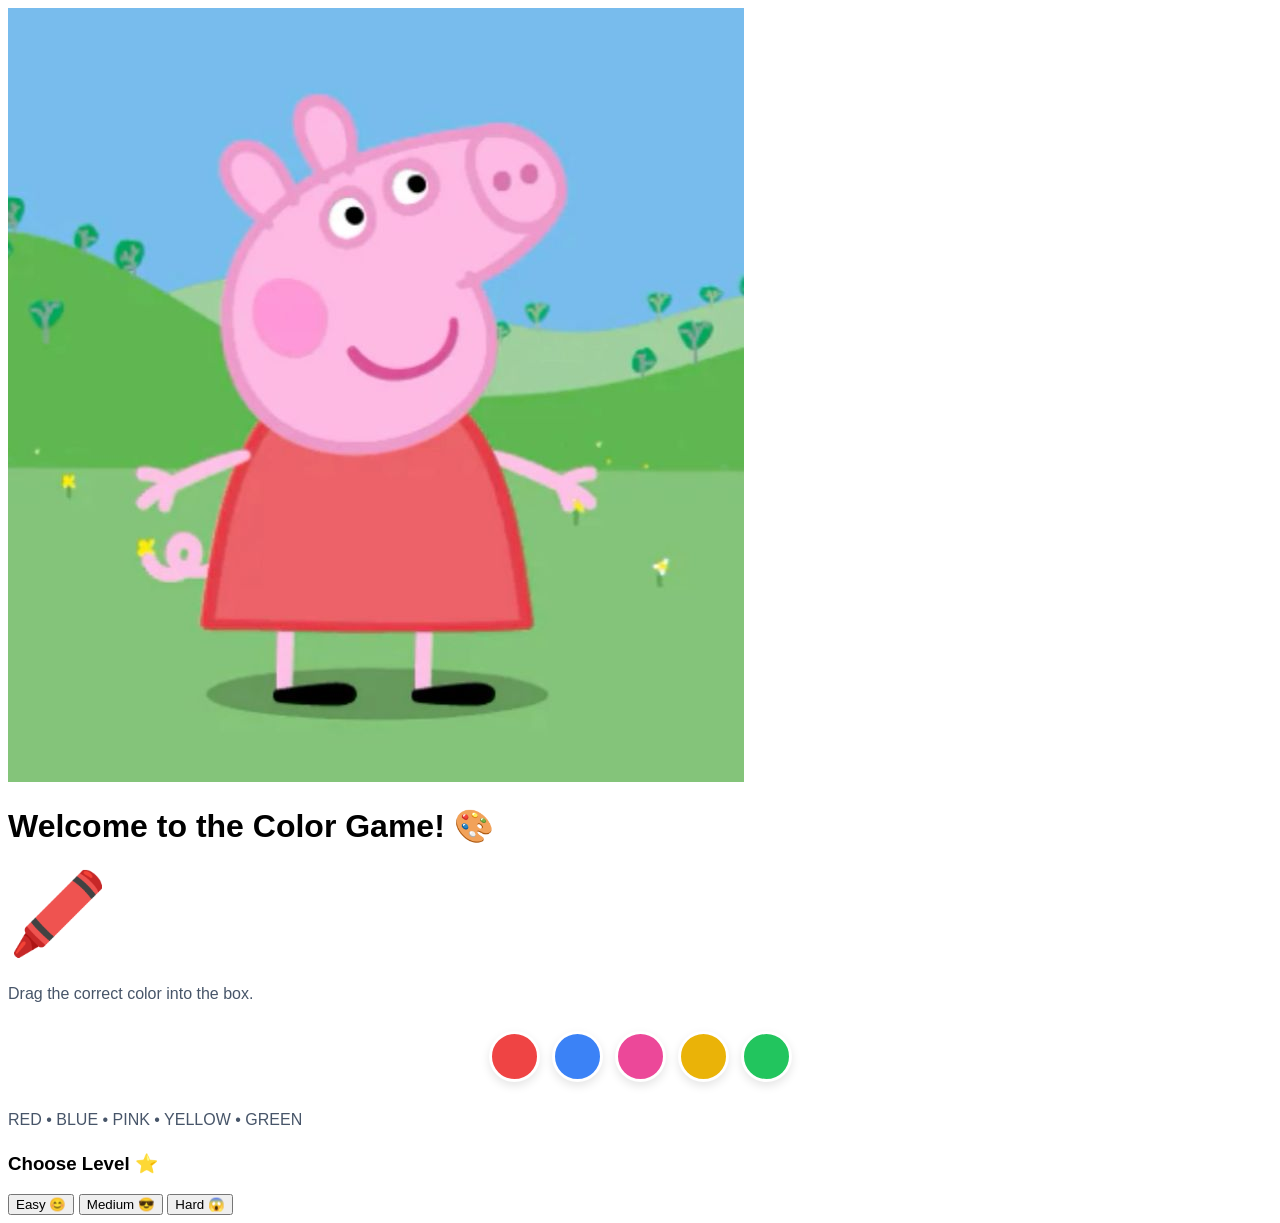
<file: actividad2.html>
<!DOCTYPE html>
<html lang="es">

<head>

    <meta charset="UTF-8">

    <meta name="viewport"
          content="width=device-width, initial-scale=1.0">

    <title>Color Game 🎨</title>

    <!-- FAVICON -->

    <link rel="icon"
          href="imagenes/favicon.png">

    <link rel="stylesheet"
          href="css_peppa/style2.css">

</head>

<body>

<div class="contenedor-juego borde-verde">

    <!-- =========================
    BIENVENIDA
    ========================= -->

    <div id="pantallaBienvenida"
         class="pantalla-bienvenida">

        <img src="imagenes/peppa.jpg"
             class="logo-login">

        <h1>Welcome to the Color Game! 🎨</h1>

        <div class="emoji-grande">
            🖍️
        </div>

        <p class="texto-explicacion">

            Drag the correct color into the box.

        </p>

        <div class="mini-colores">

            <div class="mini-color"
                 style="background:#ef4444;"></div>

            <div class="mini-color"
                 style="background:#3b82f6;"></div>

            <div class="mini-color"
                 style="background:#ec4899;"></div>

            <div class="mini-color"
                 style="background:#eab308;"></div>

            <div class="mini-color"
                 style="background:#22c55e;"></div>

        </div>

        <p class="texto-explicacion">

            RED • BLUE • PINK • YELLOW • GREEN

        </p>

        <h3 style="margin-top:20px;">

            Choose Level ⭐

        </h3>

        <button class="btn-ui btn-verde"
                onclick="iniciarJuego('easy')">

            Easy 😊

        </button>

        <button class="btn-ui btn-azul"
                onclick="iniciarJuego('medium')">

            Medium 😎

        </button>

        <button class="btn-ui btn-morado"
                onclick="iniciarJuego('hard')">

            Hard 😱

        </button>

    </div>

    <!-- =========================
    JUEGO
    ========================= -->

    <div id="pantallaJuego"
         class="pantalla-juego">

        <h1>Drag the Color 🎨</h1>

        <div class="barra-info">

            <div>

                ⏰ Time:
                <span id="temporizador">10</span>

            </div>

            <div>

                ⭐ Round:
                <span id="rondaTexto">1</span>/10

            </div>

        </div>

        <div class="barra-info">

            <div>

                🎯 Level:
                <span id="nivelTexto">Easy</span>

            </div>

        </div>

        <!-- OBJETIVO -->

        <div id="objetivo"
             class="objetivo-color">

            RED

        </div>

        <!-- COLORES -->

        <div class="contenedor-colores">

            <div class="color-arrastrable"
                 draggable="true"
                 data-color="RED"
                 style="background:#ef4444;">
            </div>

            <div class="color-arrastrable"
                 draggable="true"
                 data-color="BLUE"
                 style="background:#3b82f6;">
            </div>

            <div class="color-arrastrable"
                 draggable="true"
                 data-color="PINK"
                 style="background:#ec4899;">
            </div>

            <div class="color-arrastrable"
                 draggable="true"
                 data-color="YELLOW"
                 style="background:#eab308;">
            </div>

            <div class="color-arrastrable"
                 draggable="true"
                 data-color="GREEN"
                 style="background:#22c55e;">
            </div>

        </div>

    </div>

    <!-- =========================
    FINAL
    ========================= -->

    <div id="pantallaFinal"
         class="pantalla-final">

        <h1 id="tituloFinal">

            Congratulations 🎉

        </h1>

        <div class="emoji-grande">

            🏆

        </div>

        <p id="textoFinal"
           class="texto-explicacion">

            You completed the activity!

        </p>

        <h2 style="margin-top:20px;">

            ⭐ Final Score:
            <span id="puntajeFinal">0</span>

        </h2>

        <button id="botonFinal"
                class="btn-ui btn-azul">

            Continue ➜

        </button>

    </div>

</div>

<!-- =========================
AUDIOS
========================= -->

<audio id="audioCorrecto">
    <source src="sonidos/Muy_Bien.mp3"
            type="audio/mpeg">
</audio>

<audio id="audioError">
    <source src="sonidos/intentalo_nuevamente.mp3"
            type="audio/mpeg">
</audio>

<audio id="audioLogro">
    <source src="sonidos/felicitaciones.mp3"
            type="audio/mpeg">
</audio>

<script src="js_peppa/script2.js"></script>

</body>
</html>
</file>
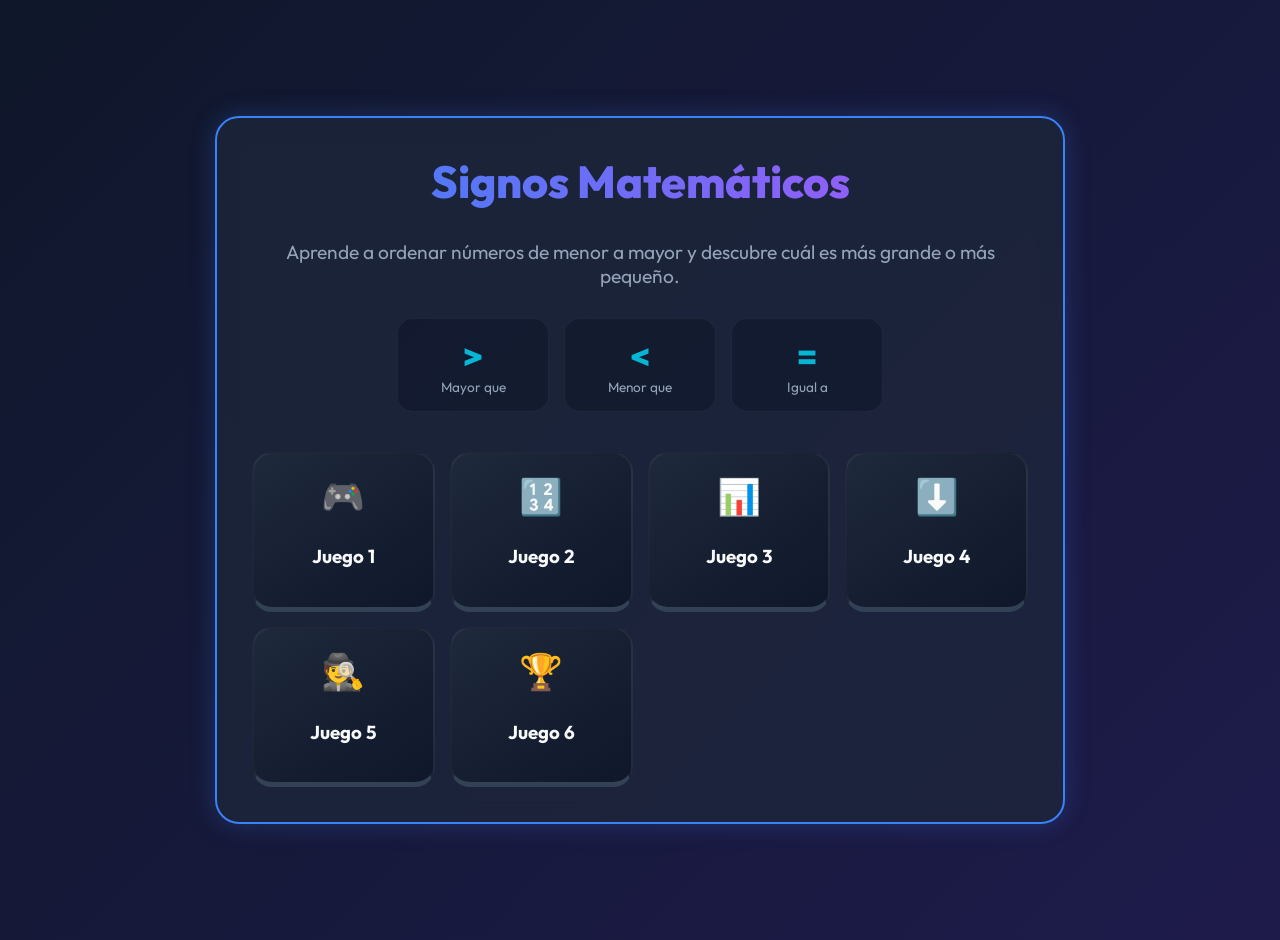
<file: 4to_basico/basico4.html>
<!DOCTYPE html>
<html lang="es">
<head>
    <meta charset="UTF-8">
    <meta name="viewport" content="width=device-width, initial-scale=1.0">

    <title>Signos Matemáticos</title>

    <link rel="stylesheet" href="css/style.css">
</head>
<body>

<div class="contenedor-principal borde-azul">

    <h1>Signos Matemáticos</h1>

    <p class="subtitulo">
                Aprende a ordenar números de menor a mayor y descubre cuál es más grande o más pequeño.
    </p>

    <div class="contenedor-signos">

        <div class="tarjeta-signo">
            <div class="signo">&gt;</div>
            <div class="texto-signo">Mayor que</div>
        </div>

        <div class="tarjeta-signo">
            <div class="signo">&lt;</div>
            <div class="texto-signo">Menor que</div>
        </div>

        <div class="tarjeta-signo">
            <div class="signo">=</div>
            <div class="texto-signo">Igual a</div>
        </div>

    </div>

<div class="niveles">

    <a href="juego1.html" class="nivel-card">
        <span>🎮</span>
        <h3>Juego 1</h3>
        
    </a>

    <a href="juego2.html" class="nivel-card">
        <span>🔢</span>
        <h3>Juego 2</h3>
        
    </a>

    <a href="juego3.html" class="nivel-card">
        <span>📊</span>
        <h3>Juego 3</h3>
        
    </a>

    <a href="juego4.html" class="nivel-card">
        <span>⬇️</span>
        <h3>Juego 4</h3>
        
    </a>

    <a href="juego5.html" class="nivel-card">
        <span>🕵️</span>
        <h3>Juego 5</h3>
        
    </a>

    <a href="juego6.html" class="nivel-card">
        <span>🏆</span>
        <h3>Juego 6</h3>
        
    </a>

</div> 

    <script src="js/script.js"></script>
</body>
</html>
</file>
<file: css_peppa/style2.css>
body {
            font-family: Arial, sans-serif;
        }

        .pantalla-bienvenida,
        .pantalla-juego,
        .pantalla-final {
            animation: aparecer 0.5s ease;
        }

        .pantalla-juego,
        .pantalla-final {
            display: none;
        }

        .emoji-grande {
            font-size: 5rem;
            margin: 20px 0;
        }

        .texto-explicacion {
            margin-top: 15px;
            color: #475569;
            line-height: 1.6;
        }

        .mini-colores {
            display: flex;
            justify-content: center;
            gap: 12px;
            margin: 25px 0;
        }

        .mini-color {
            width: 45px;
            height: 45px;
            border-radius: 50%;
            border: 3px solid white;
            box-shadow: 0 4px 10px rgba(0,0,0,0.1);
        }

        .barra-info {
            display: flex;
            justify-content: space-between;
            align-items: center;
            margin-top: 15px;
            font-size: 1.1rem;
            font-weight: bold;
        }

        .objetivo-color {

            width: 180px;
            height: 180px;

            margin: 25px auto;

            border-radius: 25px;

            border: 6px dashed #94a3b8;

            display: flex;

            justify-content: center;
            align-items: center;

            font-size: 1.6rem;
            font-weight: bold;

            background: white;
            color: #334155;

            transition: 0.3s;

        }

        .contenedor-colores {

            display: flex;
            justify-content: center;
            gap: 15px;
            flex-wrap: wrap;

            margin-top: 25px;

        }

        .color-arrastrable {

            width: 80px;
            height: 80px;

            border-radius: 50%;

            cursor: grab;

            border: 5px solid white;

            transition: 0.2s;

        }

        .color-arrastrable:hover {

            transform: scale(1.08);

        }

        .correcto {

            animation: correcto 0.5s;

        }

        @keyframes correcto {

            0% {
                transform: scale(1);
            }

            50% {
                transform: scale(1.15);
            }

            100% {
                transform: scale(1);
            }

        }

        .error {

            animation: error 0.5s;

            border-color: red;

        }

        @keyframes error {

            0% {
                transform: translateX(0);
            }

            25% {
                transform: translateX(-10px);
            }

            50% {
                transform: translateX(10px);
            }

            75% {
                transform: translateX(-10px);
            }

            100% {
                transform: translateX(0);
            }

        }

        .confetti {

            position: fixed;

            width: 12px;
            height: 12px;

            top: -10px;

            animation: caer 4s linear forwards;

            z-index: 999;

        }

        .estrella {

            position: fixed;

            color: gold;

            font-size: 25px;

            animation: estrellas 3s linear forwards;

            z-index: 1000;

        }

        @keyframes caer {

            to {

                transform:
                    translateY(110vh)
                    rotate(720deg);

                opacity: 0;

            }

        }

        @keyframes estrellas {

            from {

                transform:
                    translateY(0)
                    scale(0.5);

                opacity: 1;

            }

            to {

                transform:
                    translateY(-200px)
                    scale(1.5);

                opacity: 0;

            }

        }
</file>
<file: 4to_basico/css/style.css>
/* Importar fuente moderna y amigable */
@import url('https://fonts.googleapis.com/css2?family=Outfit:wght@400;600;800&display=swap');

:root {
    --bg-principal: #0f172a;
    --tarjeta-bg: rgba(30, 41, 59, 0.7);
    --texto-color: #f8fafc;
    --neon-morado: #a855f7;
    --neon-turquesa: #06b6d4;
    --neon-amarillo: #f59e0b;
    --neon-verde: #10b981;
    --neon-rojo: #ef4444;
    --borde-glow: #3b82f6;
}

body {
    margin: 0;
    padding: 20px;
    font-family: 'Outfit', sans-serif;
    background: linear-gradient(135deg, #0f172a 0%, #1e1b4b 100%);
    color: var(--texto-color);
    min-height: 100vh;
    display: flex;
    justify-content: center;
    align-items: center;
    overflow-x: hidden;
}

/* Contenedores Principales */
.contenedor-principal, .contenedor-juego {
    max-width: 850px;
    width: 100%;
    background: var(--tarjeta-bg);
    backdrop-filter: blur(12px);
    border: 2px solid var(--borde-glow);
    box-shadow: 0 0 25px rgba(59, 130, 246, 0.25);
    border-radius: 24px;
    padding: 35px;
    text-align: center;
    box-sizing: border-box;
    transition: all 0.3s ease;
}

h1 {
    font-size: 2.8rem;
    margin-top: 0;
    background: linear-gradient(to right, #3b82f6, #a855f7);
    -webkit-background-clip: text;
    -webkit-text-fill-color: transparent;
    font-weight: 800;
}

.subtitulo, .instruccion {
    font-size: 1.2rem;
    color: #94a3b8;
    margin-bottom: 30px;
}

/* Barras de información (Vidas, Puntos, Tiempo) */
.barra-info, .info-juego {
    display: flex;
    justify-content: center;
    gap: 20px;
    margin-bottom: 30px;
}

.info-box, .box-info {
    background: rgba(15, 23, 42, 0.7);
    border: 1px solid rgba(255, 255, 255, 0.1);
    padding: 10px 20px;
    border-radius: 14px;
    font-size: 1.2rem;
    font-weight: 600;
    min-width: 80px;
}

.nivel {
    font-size: 1.1rem;
    color: var(--neon-turquesa);
    font-weight: bold;
    margin-bottom: 20px;
}

/* MENÚ DE INICIO: Signos y Rejilla de Niveles */
.contenedor-signos {
    display: flex;
    justify-content: center;
    gap: 15px;
    margin-bottom: 40px;
    flex-wrap: wrap;
}

.tarjeta-signo {
    background: rgba(15, 23, 42, 0.6);
    border: 1px solid rgba(255, 255, 255, 0.05);
    border-radius: 16px;
    padding: 15px;
    width: 120px;
    transition: transform 0.3s;
}
.tarjeta-signo:hover { transform: translateY(-5px); border-color: var(--neon-turquesa); }
.signo { font-size: 2.2rem; font-weight: 800; color: var(--neon-turquesa); }
.texto-signo { font-size: 0.85rem; color: #94a3b8; }

.niveles {
    display: grid;
    grid-template-columns: repeat(auto-fit, minmax(180px, 1fr));
    gap: 15px;
}

.nivel-card {
    background: linear-gradient(145deg, #1e293b, #0f172a);
    border: 2px solid rgba(255, 255, 255, 0.05);
    border-bottom: 5px solid #334155;
    border-radius: 20px;
    padding: 20px;
    text-decoration: none;
    color: var(--texto-color);
    display: flex;
    flex-direction: column;
    align-items: center;
    cursor: pointer;
    transition: all 0.1s ease;
}
.nivel-card:hover { transform: translateY(-3px); border-color: var(--neon-morado); border-bottom: 5px solid #7e22ce; }
.nivel-card:active { transform: translateY(2px); border-bottom: 2px solid #7e22ce; }
.nivel-card span { font-size: 2.2rem; margin-bottom: 8px; transition: transform 0.3s; }
.nivel-card:hover span { transform: scale(1.15) rotate(5deg); }

/* JUEGO 1: Detective Matemático */
.contenedor-numeros {
    display: flex;
    justify-content: center;
    gap: 15px;
    margin: 30px 0;
    flex-wrap: wrap;
}

.btn-numero-detective {
    background: linear-gradient(145deg, #1e293b, #0f172a);
    border: 2px solid var(--neon-turquesa);
    border-bottom: 5px solid #0891b2;
    border-radius: 16px;
    color: white;
    font-size: 1.8rem;
    font-weight: bold;
    padding: 15px 25px;
    cursor: pointer;
    transition: all 0.1s ease;
}
.btn-numero-detective:hover { transform: translateY(-2px); box-shadow: 0 5px 15px rgba(6, 182, 212, 0.3); }
.btn-numero-detective:active { transform: translateY(3px); border-bottom: 2px solid #0891b2; }

/* JUEGO 2: Carrera de Cohetes */
.pista-cohete {
    background: rgba(15, 23, 42, 0.6);
    border-radius: 16px;
    padding: 15px;
    margin-bottom: 30px;
    position: relative;
    border: 1px solid rgba(255, 255, 255, 0.1);
}

.cohete-container {
    width: 100%;
    position: relative;
    height: 40px;
    display: flex;
    align-items: center;
}

#cohete {
    font-size: 2rem;
    position: absolute;
    left: 0%;
    transition: left 0.5s cubic-bezier(0.175, 0.885, 0.32, 1.275);
}

.linea-meta {
    position: absolute;
    right: 10px;
    font-size: 1.5rem;
}

.comparacion, .secuencia {
    display: flex;
    justify-content: center;
    align-items: center;
    gap: 20px;
    margin: 35px 0;
}

.numero-grande, .numero-secuencia {
    background: #1e293b;
    border: 2px solid var(--borde-glow);
    padding: 15px 25px;
    border-radius: 16px;
    font-size: 2.2rem;
    font-weight: 800;
    color: white;
    min-width: 90px;
    box-shadow: 0 4px 10px rgba(0,0,0,0.3);
}

.signo-pregunta {
    font-size: 2.2rem;
    font-weight: 800;
    color: var(--neon-amarillo);
    background: rgba(245, 158, 11, 0.1);
    border: 2px dashed var(--neon-amarillo);
    padding: 15px 25px;
    border-radius: 16px;
}

.botones-signo, .botones-opcion, .opciones {
    display: flex;
    justify-content: center;
    gap: 15px;
    margin-top: 20px;
}

.btn-signo, .btn-opcion, .btn-principal, .btn-batalla, button {
    background: linear-gradient(145deg, #2563eb, #1d4ed8);
    border: none;
    border-bottom: 5px solid #1e40af;
    color: white;
    font-size: 1.8rem;
    font-weight: bold;
    padding: 15px 30px;
    border-radius: 16px;
    cursor: pointer;
    font-family: 'Outfit', sans-serif;
    transition: all 0.1s ease;
}
.btn-signo:hover, .btn-opcion:hover, .btn-principal:hover, .btn-batalla:hover, button:hover {
    transform: translateY(-2px);
    box-shadow: 0 8px 16px rgba(37, 99, 235, 0.3);
}
.btn-signo:active, .btn-opcion:active, .btn-principal:active, .btn-batalla:active, button:active {
    transform: translateY(3px);
    border-bottom: 2px solid #1e40af;
}

/* JUEGO 3: El Tesoro Ordenado (Drag & Drop) */
.contenedor-tesoros {
    display: flex;
    justify-content: center;
    gap: 15px;
    min-height: 110px;
    background: rgba(15, 23, 42, 0.4);
    border: 2px dashed rgba(255, 255, 255, 0.1);
    border-radius: 20px;
    padding: 20px;
    margin-bottom: 25px;
    align-items: center;
}

.tesoro-card {
    background: linear-gradient(145deg, #d97706, #b45309);
    border-bottom: 5px solid #78350f;
    border-radius: 16px;
    padding: 15px 20px;
    font-size: 1.5rem;
    font-weight: bold;
    color: white;
    cursor: grab;
    user-select: none;
    display: flex;
    flex-direction: column;
    align-items: center;
    gap: 5px;
    box-shadow: 0 4px 8px rgba(0,0,0,0.3);
}
.tesoro-card:active { cursor: grabbing; }

.zona-orden {
    display: flex;
    justify-content: center;
    gap: 15px;
    margin-bottom: 30px;
}

.casilla-vacia {
    width: 90px;
    height: 95px;
    border: 2px dashed var(--neon-turquesa);
    background: rgba(6, 182, 212, 0.05);
    border-radius: 16px;
    display: flex;
    justify-content: center;
    align-items: center;
}

.btn-principal {
    background: linear-gradient(145deg, #10b981, #047857);
    border-bottom: 5px solid #065f46;
    font-size: 1.3rem;
}

/* JUEGO 5: Batalla Matemática */
.batalla {
    display: flex;
    justify-content: space-around;
    align-items: center;
    margin: 30px 0;
}

.personaje {
    background: rgba(15, 23, 42, 0.5);
    border: 2px solid rgba(255, 255, 255, 0.05);
    padding: 20px;
    border-radius: 20px;
    width: 180px;
}
.personaje .emoji { font-size: 3rem; }
.personaje h2 { margin: 10px 0; font-size: 1.4rem; }

.numero-batalla {
    background: #1e293b;
    font-size: 2.2rem;
    font-weight: 800;
    padding: 15px;
    border-radius: 14px;
    border: 2px solid var(--neon-morado);
}

.vs { font-size: 2rem; font-weight: 900; color: var(--neon-rojo); }

.botones-batalla .btn-batalla {
    font-size: 1.2rem;
    padding: 12px 25px;
}

/* JUEGO 6: Misión Final */
.pregunta-grande {
    font-size: 2.5rem;
    font-weight: 800;
    margin: 30px 0;
    letter-spacing: 2px;
}

/* Sistema de feedback textual */
#mensaje {
    font-size: 1.4rem;
    font-weight: bold;
    margin-top: 25px;
    min-height: 30px;
    transition: transform 0.2s ease;
}
</file>
